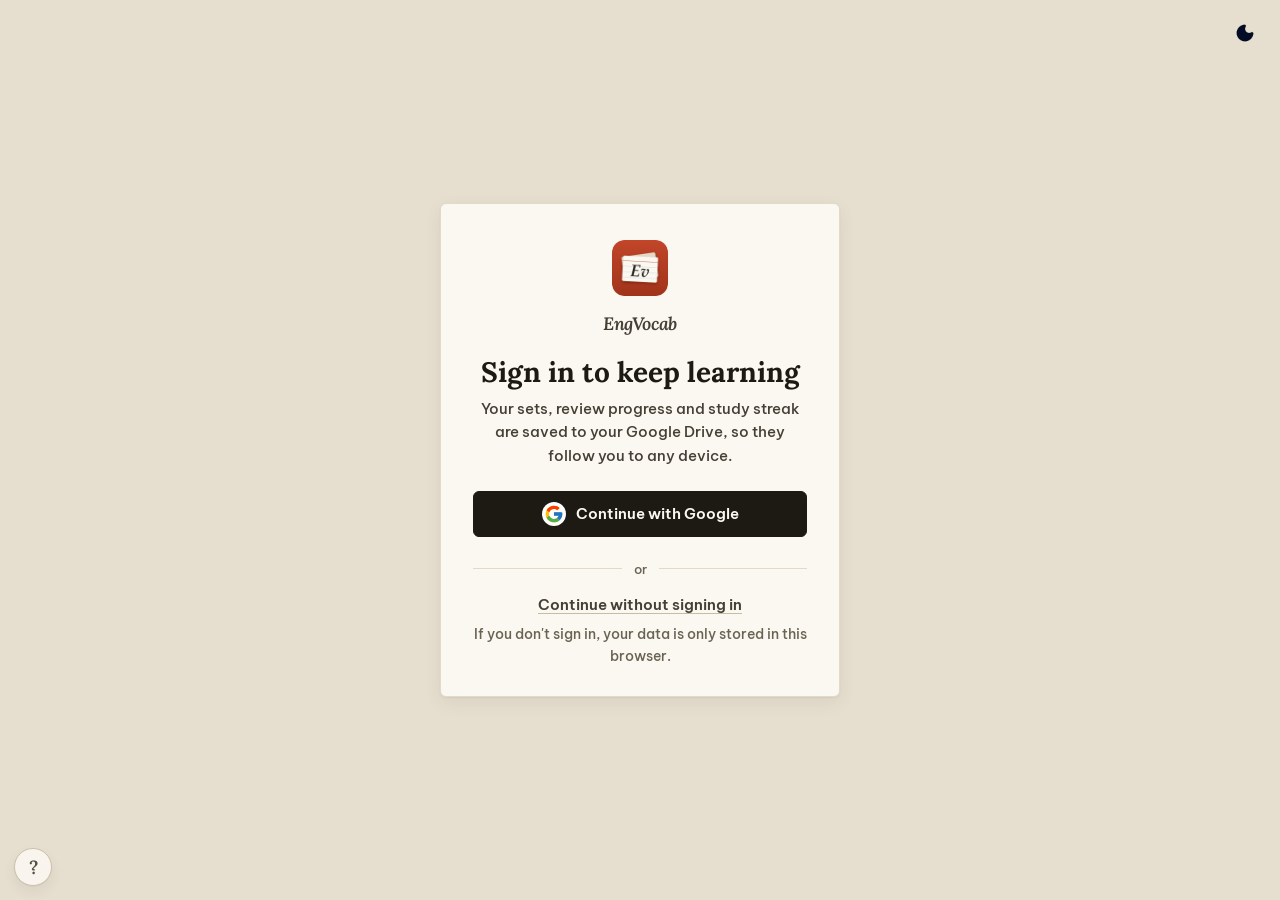
<file: index.html>
<!DOCTYPE html>
<html lang="en">

<head>
    <meta charset="UTF-8">
    <meta name="viewport" content="width=device-width, initial-scale=1.0">
    <link rel="icon" type="image/png" href="./img/icon/icon-512.png">
    <title>EngVocab</title>

    <link rel="stylesheet" href="fonts.css">
    <link rel="stylesheet" href="style.css">
    <link rel="manifest" href="./manifest.json">
</head>

<body>

    <div id="app"></div>

    <!-- Core: data, file storage, progress/streak, TTS, shared helpers -->
    <script src="js/state.js"></script>
    <script src="js/theme.js"></script>
    <script src="js/drivesync.js"></script>
    <script src="https://accounts.google.com/gsi/client" async defer></script>
    <script src="js/progress.js"></script>
    <script src="js/helpers.js"></script>

    <!-- Shared render dispatcher + top nav, then this page's views -->
    <script src="js/layout.js"></script>
    <script src="js/views/home.js"></script>

    <script src="js/help.js"></script>

    <!-- App bootstrap (must load last) -->
    <script>window.DEFAULT_VIEW = 'home';</script>
    <script src="js/main.js"></script>
</body>

</html>
</file>
<file: fonts.css>
/* Self-hosted fonts (SIL OFL) from @fontsource: Be Vietnam Pro, Lora, Patrick Hand.
   Only latin / latin-ext / vietnamese subsets are bundled. */
@font-face{font-family:'Be Vietnam Pro';font-style:normal;font-weight:400;font-display:swap;src:url(./fonts/be-vietnam-pro-latin-ext-400-normal.woff2) format('woff2');unicode-range:U+0100-02BA,U+02BD-02C5,U+02C7-02CC,U+02CE-02D7,U+02DD-02FF,U+0304,U+0308,U+0329,U+1D00-1DBF,U+1E00-1E9F,U+1EF2-1EFF,U+2020,U+20A0-20AB,U+20AD-20C0,U+2113,U+2C60-2C7F,U+A720-A7FF;}
@font-face{font-family:'Be Vietnam Pro';font-style:normal;font-weight:400;font-display:swap;src:url(./fonts/be-vietnam-pro-vietnamese-400-normal.woff2) format('woff2');unicode-range:U+0102-0103,U+0110-0111,U+0128-0129,U+0168-0169,U+01A0-01A1,U+01AF-01B0,U+0300-0301,U+0303-0304,U+0308-0309,U+0323,U+0329,U+1EA0-1EF9,U+20AB;}
@font-face{font-family:'Be Vietnam Pro';font-style:normal;font-weight:400;font-display:swap;src:url(./fonts/be-vietnam-pro-latin-400-normal.woff2) format('woff2');unicode-range:U+0000-00FF,U+0131,U+0152-0153,U+02BB-02BC,U+02C6,U+02DA,U+02DC,U+0304,U+0308,U+0329,U+2000-206F,U+20AC,U+2122,U+2191,U+2193,U+2212,U+2215,U+FEFF,U+FFFD;}
@font-face{font-family:'Be Vietnam Pro';font-style:normal;font-weight:500;font-display:swap;src:url(./fonts/be-vietnam-pro-latin-ext-500-normal.woff2) format('woff2');unicode-range:U+0100-02BA,U+02BD-02C5,U+02C7-02CC,U+02CE-02D7,U+02DD-02FF,U+0304,U+0308,U+0329,U+1D00-1DBF,U+1E00-1E9F,U+1EF2-1EFF,U+2020,U+20A0-20AB,U+20AD-20C0,U+2113,U+2C60-2C7F,U+A720-A7FF;}
@font-face{font-family:'Be Vietnam Pro';font-style:normal;font-weight:500;font-display:swap;src:url(./fonts/be-vietnam-pro-vietnamese-500-normal.woff2) format('woff2');unicode-range:U+0102-0103,U+0110-0111,U+0128-0129,U+0168-0169,U+01A0-01A1,U+01AF-01B0,U+0300-0301,U+0303-0304,U+0308-0309,U+0323,U+0329,U+1EA0-1EF9,U+20AB;}
@font-face{font-family:'Be Vietnam Pro';font-style:normal;font-weight:500;font-display:swap;src:url(./fonts/be-vietnam-pro-latin-500-normal.woff2) format('woff2');unicode-range:U+0000-00FF,U+0131,U+0152-0153,U+02BB-02BC,U+02C6,U+02DA,U+02DC,U+0304,U+0308,U+0329,U+2000-206F,U+20AC,U+2122,U+2191,U+2193,U+2212,U+2215,U+FEFF,U+FFFD;}
@font-face{font-family:'Be Vietnam Pro';font-style:normal;font-weight:600;font-display:swap;src:url(./fonts/be-vietnam-pro-latin-ext-600-normal.woff2) format('woff2');unicode-range:U+0100-02BA,U+02BD-02C5,U+02C7-02CC,U+02CE-02D7,U+02DD-02FF,U+0304,U+0308,U+0329,U+1D00-1DBF,U+1E00-1E9F,U+1EF2-1EFF,U+2020,U+20A0-20AB,U+20AD-20C0,U+2113,U+2C60-2C7F,U+A720-A7FF;}
@font-face{font-family:'Be Vietnam Pro';font-style:normal;font-weight:600;font-display:swap;src:url(./fonts/be-vietnam-pro-vietnamese-600-normal.woff2) format('woff2');unicode-range:U+0102-0103,U+0110-0111,U+0128-0129,U+0168-0169,U+01A0-01A1,U+01AF-01B0,U+0300-0301,U+0303-0304,U+0308-0309,U+0323,U+0329,U+1EA0-1EF9,U+20AB;}
@font-face{font-family:'Be Vietnam Pro';font-style:normal;font-weight:600;font-display:swap;src:url(./fonts/be-vietnam-pro-latin-600-normal.woff2) format('woff2');unicode-range:U+0000-00FF,U+0131,U+0152-0153,U+02BB-02BC,U+02C6,U+02DA,U+02DC,U+0304,U+0308,U+0329,U+2000-206F,U+20AC,U+2122,U+2191,U+2193,U+2212,U+2215,U+FEFF,U+FFFD;}
@font-face{font-family:'Be Vietnam Pro';font-style:normal;font-weight:700;font-display:swap;src:url(./fonts/be-vietnam-pro-latin-ext-700-normal.woff2) format('woff2');unicode-range:U+0100-02BA,U+02BD-02C5,U+02C7-02CC,U+02CE-02D7,U+02DD-02FF,U+0304,U+0308,U+0329,U+1D00-1DBF,U+1E00-1E9F,U+1EF2-1EFF,U+2020,U+20A0-20AB,U+20AD-20C0,U+2113,U+2C60-2C7F,U+A720-A7FF;}
@font-face{font-family:'Be Vietnam Pro';font-style:normal;font-weight:700;font-display:swap;src:url(./fonts/be-vietnam-pro-vietnamese-700-normal.woff2) format('woff2');unicode-range:U+0102-0103,U+0110-0111,U+0128-0129,U+0168-0169,U+01A0-01A1,U+01AF-01B0,U+0300-0301,U+0303-0304,U+0308-0309,U+0323,U+0329,U+1EA0-1EF9,U+20AB;}
@font-face{font-family:'Be Vietnam Pro';font-style:normal;font-weight:700;font-display:swap;src:url(./fonts/be-vietnam-pro-latin-700-normal.woff2) format('woff2');unicode-range:U+0000-00FF,U+0131,U+0152-0153,U+02BB-02BC,U+02C6,U+02DA,U+02DC,U+0304,U+0308,U+0329,U+2000-206F,U+20AC,U+2122,U+2191,U+2193,U+2212,U+2215,U+FEFF,U+FFFD;}
@font-face{font-family:'Lora';font-style:normal;font-weight:500;font-display:swap;src:url(./fonts/lora-latin-ext-500-normal.woff2) format('woff2');unicode-range:U+0100-02BA,U+02BD-02C5,U+02C7-02CC,U+02CE-02D7,U+02DD-02FF,U+0304,U+0308,U+0329,U+1D00-1DBF,U+1E00-1E9F,U+1EF2-1EFF,U+2020,U+20A0-20AB,U+20AD-20C0,U+2113,U+2C60-2C7F,U+A720-A7FF;}
@font-face{font-family:'Lora';font-style:normal;font-weight:500;font-display:swap;src:url(./fonts/lora-vietnamese-500-normal.woff2) format('woff2');unicode-range:U+0102-0103,U+0110-0111,U+0128-0129,U+0168-0169,U+01A0-01A1,U+01AF-01B0,U+0300-0301,U+0303-0304,U+0308-0309,U+0323,U+0329,U+1EA0-1EF9,U+20AB;}
@font-face{font-family:'Lora';font-style:normal;font-weight:500;font-display:swap;src:url(./fonts/lora-latin-500-normal.woff2) format('woff2');unicode-range:U+0000-00FF,U+0131,U+0152-0153,U+02BB-02BC,U+02C6,U+02DA,U+02DC,U+0304,U+0308,U+0329,U+2000-206F,U+20AC,U+2122,U+2191,U+2193,U+2212,U+2215,U+FEFF,U+FFFD;}
@font-face{font-family:'Lora';font-style:normal;font-weight:600;font-display:swap;src:url(./fonts/lora-latin-ext-600-normal.woff2) format('woff2');unicode-range:U+0100-02BA,U+02BD-02C5,U+02C7-02CC,U+02CE-02D7,U+02DD-02FF,U+0304,U+0308,U+0329,U+1D00-1DBF,U+1E00-1E9F,U+1EF2-1EFF,U+2020,U+20A0-20AB,U+20AD-20C0,U+2113,U+2C60-2C7F,U+A720-A7FF;}
@font-face{font-family:'Lora';font-style:normal;font-weight:600;font-display:swap;src:url(./fonts/lora-vietnamese-600-normal.woff2) format('woff2');unicode-range:U+0102-0103,U+0110-0111,U+0128-0129,U+0168-0169,U+01A0-01A1,U+01AF-01B0,U+0300-0301,U+0303-0304,U+0308-0309,U+0323,U+0329,U+1EA0-1EF9,U+20AB;}
@font-face{font-family:'Lora';font-style:normal;font-weight:600;font-display:swap;src:url(./fonts/lora-latin-600-normal.woff2) format('woff2');unicode-range:U+0000-00FF,U+0131,U+0152-0153,U+02BB-02BC,U+02C6,U+02DA,U+02DC,U+0304,U+0308,U+0329,U+2000-206F,U+20AC,U+2122,U+2191,U+2193,U+2212,U+2215,U+FEFF,U+FFFD;}
@font-face{font-family:'Lora';font-style:normal;font-weight:700;font-display:swap;src:url(./fonts/lora-latin-ext-700-normal.woff2) format('woff2');unicode-range:U+0100-02BA,U+02BD-02C5,U+02C7-02CC,U+02CE-02D7,U+02DD-02FF,U+0304,U+0308,U+0329,U+1D00-1DBF,U+1E00-1E9F,U+1EF2-1EFF,U+2020,U+20A0-20AB,U+20AD-20C0,U+2113,U+2C60-2C7F,U+A720-A7FF;}
@font-face{font-family:'Lora';font-style:normal;font-weight:700;font-display:swap;src:url(./fonts/lora-vietnamese-700-normal.woff2) format('woff2');unicode-range:U+0102-0103,U+0110-0111,U+0128-0129,U+0168-0169,U+01A0-01A1,U+01AF-01B0,U+0300-0301,U+0303-0304,U+0308-0309,U+0323,U+0329,U+1EA0-1EF9,U+20AB;}
@font-face{font-family:'Lora';font-style:normal;font-weight:700;font-display:swap;src:url(./fonts/lora-latin-700-normal.woff2) format('woff2');unicode-range:U+0000-00FF,U+0131,U+0152-0153,U+02BB-02BC,U+02C6,U+02DA,U+02DC,U+0304,U+0308,U+0329,U+2000-206F,U+20AC,U+2122,U+2191,U+2193,U+2212,U+2215,U+FEFF,U+FFFD;}
@font-face{font-family:'Lora';font-style:italic;font-weight:500;font-display:swap;src:url(./fonts/lora-latin-ext-500-italic.woff2) format('woff2');unicode-range:U+0100-02BA,U+02BD-02C5,U+02C7-02CC,U+02CE-02D7,U+02DD-02FF,U+0304,U+0308,U+0329,U+1D00-1DBF,U+1E00-1E9F,U+1EF2-1EFF,U+2020,U+20A0-20AB,U+20AD-20C0,U+2113,U+2C60-2C7F,U+A720-A7FF;}
@font-face{font-family:'Lora';font-style:italic;font-weight:500;font-display:swap;src:url(./fonts/lora-vietnamese-500-italic.woff2) format('woff2');unicode-range:U+0102-0103,U+0110-0111,U+0128-0129,U+0168-0169,U+01A0-01A1,U+01AF-01B0,U+0300-0301,U+0303-0304,U+0308-0309,U+0323,U+0329,U+1EA0-1EF9,U+20AB;}
@font-face{font-family:'Lora';font-style:italic;font-weight:500;font-display:swap;src:url(./fonts/lora-latin-500-italic.woff2) format('woff2');unicode-range:U+0000-00FF,U+0131,U+0152-0153,U+02BB-02BC,U+02C6,U+02DA,U+02DC,U+0304,U+0308,U+0329,U+2000-206F,U+20AC,U+2122,U+2191,U+2193,U+2212,U+2215,U+FEFF,U+FFFD;}
@font-face{font-family:'Lora';font-style:italic;font-weight:600;font-display:swap;src:url(./fonts/lora-latin-ext-600-italic.woff2) format('woff2');unicode-range:U+0100-02BA,U+02BD-02C5,U+02C7-02CC,U+02CE-02D7,U+02DD-02FF,U+0304,U+0308,U+0329,U+1D00-1DBF,U+1E00-1E9F,U+1EF2-1EFF,U+2020,U+20A0-20AB,U+20AD-20C0,U+2113,U+2C60-2C7F,U+A720-A7FF;}
@font-face{font-family:'Lora';font-style:italic;font-weight:600;font-display:swap;src:url(./fonts/lora-vietnamese-600-italic.woff2) format('woff2');unicode-range:U+0102-0103,U+0110-0111,U+0128-0129,U+0168-0169,U+01A0-01A1,U+01AF-01B0,U+0300-0301,U+0303-0304,U+0308-0309,U+0323,U+0329,U+1EA0-1EF9,U+20AB;}
@font-face{font-family:'Lora';font-style:italic;font-weight:600;font-display:swap;src:url(./fonts/lora-latin-600-italic.woff2) format('woff2');unicode-range:U+0000-00FF,U+0131,U+0152-0153,U+02BB-02BC,U+02C6,U+02DA,U+02DC,U+0304,U+0308,U+0329,U+2000-206F,U+20AC,U+2122,U+2191,U+2193,U+2212,U+2215,U+FEFF,U+FFFD;}
@font-face{font-family:'Patrick Hand';font-style:normal;font-weight:400;font-display:swap;src:url(./fonts/patrick-hand-latin-ext-400-normal.woff2) format('woff2');unicode-range:U+0100-02BA,U+02BD-02C5,U+02C7-02CC,U+02CE-02D7,U+02DD-02FF,U+0304,U+0308,U+0329,U+1D00-1DBF,U+1E00-1E9F,U+1EF2-1EFF,U+2020,U+20A0-20AB,U+20AD-20C0,U+2113,U+2C60-2C7F,U+A720-A7FF;}
@font-face{font-family:'Patrick Hand';font-style:normal;font-weight:400;font-display:swap;src:url(./fonts/patrick-hand-vietnamese-400-normal.woff2) format('woff2');unicode-range:U+0102-0103,U+0110-0111,U+0128-0129,U+0168-0169,U+01A0-01A1,U+01AF-01B0,U+0300-0301,U+0303-0304,U+0308-0309,U+0323,U+0329,U+1EA0-1EF9,U+20AB;}
@font-face{font-family:'Patrick Hand';font-style:normal;font-weight:400;font-display:swap;src:url(./fonts/patrick-hand-latin-400-normal.woff2) format('woff2');unicode-range:U+0000-00FF,U+0131,U+0152-0153,U+02BB-02BC,U+02C6,U+02DA,U+02DC,U+0304,U+0308,U+0329,U+2000-206F,U+20AC,U+2122,U+2191,U+2193,U+2212,U+2215,U+FEFF,U+FFFD;}
</file>
<file: style.css>
/* =========================================================
   EngVocab — "paper notebook" theme
   Warm paper, ink text, one pen-red accent, hairline rules
   instead of boxed cards. Vocabulary is set in a serif, UI
   chrome in the system sans. Flashcards look like ruled
   index cards.

   Light ("paper") is the base; :root[data-theme="dark"]
   swaps the same tokens for a night-desk palette.
   Icons in img/icon are white PNGs: tinted via filter below.
========================================================= */
:root {
  --bg: #e6dfd0;
  --desk: #e6dfd0;
  --margin-line: rgba(200, 70, 50, 0.55);
  --ln: 38px;
  --paper: #fbf8f1;
  --paper-2: #efe8da;
  --ink: #1d1913;
  --ink-2: #453f35;
  --ink-3: #6a6354;
  --rule: #e2d9c8;
  --rule-strong: #c9bca5;
  --accent: #b23a1e;
  --accent-ink: #fbf8f1;
  --accent-soft: rgba(178, 58, 30, 0.09);
  --good: #3c7448;
  --good-soft: rgba(60, 116, 72, 0.11);
  --bad: #b3261e;
  --bad-soft: rgba(179, 38, 30, 0.09);
  --mark: #f2df8c;
  --card-margin: rgba(178, 58, 30, 0.35);
  --shadow: 0 1px 2px rgba(60, 45, 20, 0.06), 0 6px 18px rgba(60, 45, 20, 0.07);

  --serif: 'Lora', 'Iowan Old Style', 'Palatino Linotype', Palatino, Georgia, serif;
  --sans: 'Be Vietnam Pro', system-ui, -apple-system, 'Segoe UI', Roboto, 'Helvetica Neue', Arial, sans-serif;
  --hand: 'Patrick Hand', 'Segoe Print', 'Bradley Hand', cursive;
  --radius: 6px;
  --page: 760px;

  --scrollbar-thumb: rgba(60, 45, 20, 0.22);
  --scrollbar-thumb-hover: rgba(60, 45, 20, 0.42);
  --scrollbar-track: transparent;

  color-scheme: light;
}

:root[data-theme="dark"] {
  /* night-desk: deep ink-slate sheet on a near-black desk,
     amber lamp-light accent, soft red margin rule */
  --bg: #0d0f13;
  --desk: #0d0f13;
  --margin-line: rgba(240, 124, 112, 0.42);
  --paper: #191c23;
  --paper-2: #222631;
  --ink: #edeff3;
  --ink-2: #cfd3dc;
  --ink-3: #9ba2b0;
  --rule: #2a2f3a;
  --rule-strong: #3c4352;
  --accent: #f2a65a;
  --accent-ink: #1a1408;
  --accent-soft: rgba(242, 166, 90, 0.13);
  --good: #7fcf95;
  --good-soft: rgba(127, 207, 149, 0.14);
  --bad: #ff8f85;
  --bad-soft: rgba(255, 143, 133, 0.13);
  --mark: rgba(242, 166, 90, 0.28);
  --card-margin: rgba(240, 124, 112, 0.28);
  --shadow: 0 1px 2px rgba(0, 0, 0, 0.4), 0 8px 24px rgba(0, 0, 0, 0.35);

  --scrollbar-thumb: rgba(255, 255, 255, 0.2);
  --scrollbar-thumb-hover: rgba(255, 255, 255, 0.38);
  --scrollbar-track: transparent;

  color-scheme: dark;
}

/* ---------- Base ---------- */
* {
  box-sizing: border-box;
  scrollbar-width: thin;
  scrollbar-color: var(--scrollbar-thumb) var(--scrollbar-track);
}

/* Custom Scrollbar (Light & Dark) */
::-webkit-scrollbar {
  width: 8px;
  height: 8px;
}
::-webkit-scrollbar-track {
  background: var(--scrollbar-track);
}
::-webkit-scrollbar-thumb {
  background-color: var(--scrollbar-thumb);
  border-radius: 999px;
}
::-webkit-scrollbar-thumb:hover {
  background-color: var(--scrollbar-thumb-hover);
}
::-webkit-scrollbar-corner {
  background: transparent;
}
::-webkit-scrollbar-button {
  display: none;
  width: 0;
  height: 0;
}

html { -webkit-text-size-adjust: 100%; }

body {
  margin: 0;
  background: var(--bg);
  color: var(--ink);
  font-family: var(--sans);
  font-size: 16px;
  line-height: 1.5;
  -webkit-font-smoothing: antialiased;
}

button, input, select, textarea { font: inherit; color: inherit; }
button { cursor: pointer; }
a { color: var(--accent); cursor: pointer; text-decoration: none; }
a:hover { text-decoration: underline; }
h1, h2, h3 { font-family: var(--serif); font-weight: 600; letter-spacing: -0.01em; }
hr { border: 0; border-top: 1px solid var(--rule); }

.hidden { display: none !important; }

::selection { background: var(--mark); color: var(--ink); }

:focus-visible { outline: 2px solid var(--accent); outline-offset: 2px; }

kbd {
  font-family: var(--sans);
  font-size: 12px;
  padding: 1px 6px;
  border: 1px solid var(--rule-strong);
  border-bottom-width: 2px;
  border-radius: 4px;
  background: var(--paper);
  color: var(--ink-2);
}

.theme-icon {
  width: 20px;
  height: 20px;
  object-fit: contain;
  vertical-align: middle;
  filter: invert(1) brightness(0.28) sepia(0.25);
}
:root[data-theme="dark"] .theme-icon { filter: brightness(0.95); }
.theme-icon.theme-icon-color { filter: none; }

/* ---------- Buttons ---------- */
.btn-primary,
.btn-ghost {
  display: inline-flex;
  align-items: center;
  justify-content: center;
  gap: 8px;
  min-height: 38px;
  padding: 7px 16px;
  border-radius: var(--radius);
  font-size: 15px;
  font-weight: 600;
  white-space: nowrap;
  transition: background .15s, border-color .15s, color .15s;
}

.btn-primary {
  background: var(--ink);
  color: var(--paper);
  border: 1px solid var(--ink);
}
.btn-primary:hover { background: var(--accent); border-color: var(--accent); color: var(--accent-ink); }
.btn-primary .theme-icon { filter: brightness(1.2); }
:root[data-theme="dark"] .btn-primary .theme-icon { filter: invert(1) brightness(0.2); }

.btn-ghost {
  background: transparent;
  color: var(--ink);
  border: 1px solid var(--rule-strong);
}
.btn-ghost:hover { border-color: var(--ink-2); background: var(--paper); }
.btn-primary:disabled, .btn-ghost:disabled { opacity: .5; cursor: default; }

.link-btn {
  background: none;
  border: 0;
  padding: 6px 2px;
  color: var(--ink-2);
  font-size: 15px;
  font-weight: 600;
  display: inline-flex;
  align-items: center;
  gap: 6px;
  text-decoration: underline;
  text-decoration-color: var(--rule-strong);
  text-underline-offset: 3px;
}
.link-btn:hover { color: var(--accent); text-decoration-color: currentColor; }
.link-btn:disabled { opacity: .4; cursor: default; text-decoration: none; }

.icon-btn {
  width: 38px;
  height: 38px;
  flex-shrink: 0;
  display: inline-flex;
  align-items: center;
  justify-content: center;
  background: transparent;
  border: 1px solid transparent;
  border-radius: var(--radius);
  padding: 0;
}
.icon-btn:hover { background: var(--paper-2); }
.icon-btn.small { width: 30px; height: 30px; }
.icon-btn.small .theme-icon { width: 17px; height: 17px; }
.icon-btn-row { display: flex; gap: 2px; align-items: center; }

/* ---------- Top nav ---------- */
.topnav {
  position: sticky;
  top: 0;
  z-index: 20;
  display: flex;
  align-items: center;
  gap: 10px;
  flex-wrap: wrap;
  max-width: calc(var(--page) + 48px);
  margin: 0 auto;
  padding: 14px 24px;
  background: var(--bg);
  border-bottom: 1px solid var(--rule);
}
.topnav .brand {
  font-family: var(--serif);
  font-size: 22px;
  font-weight: 700;
  font-style: italic;
  letter-spacing: -0.02em;
  cursor: pointer;
  user-select: none;
}
.topnav .spacer { flex: 1; }
.topnav .btn-ghost { min-height: 34px; padding: 5px 12px; font-size: 14px; border-color: transparent; }
.topnav .btn-ghost:hover { border-color: var(--rule-strong); }
.topnav .btn-primary { min-height: 34px; padding: 5px 12px; font-size: 14px; }
/* Google Drive sync: chip in the nav + dropdown panel */
.drive-box { display: flex; align-items: center; }
.drive-wrap { position: relative; }
.drive-dot { width: 8px; height: 8px; border-radius: 50%; background: var(--ink-3); flex: none; display: inline-block; }
.drive-signin { display: inline-flex; align-items: center; gap: 8px; }
.is-ok > .drive-dot, .is-ok.drive-panel-status .drive-dot { background: var(--good); }
.is-warn > .drive-dot, .is-warn.drive-panel-status .drive-dot { background: var(--bad); }
.is-sync > .drive-dot, .is-sync.drive-panel-status .drive-dot { background: var(--accent); animation: drive-pulse 1s ease-in-out infinite; }
@keyframes drive-pulse { 50% { opacity: .25; } }
.drive-chip {
  display: inline-flex; align-items: center; gap: 8px;
  min-height: 34px; padding: 4px 12px;
  background: transparent; color: var(--ink-2);
  border: 1px solid var(--rule); border-radius: 999px;
  font: inherit; font-size: 13px; cursor: pointer; white-space: nowrap;
}
.drive-chip:hover { border-color: var(--rule-strong); background: var(--paper); }
.drive-panel {
  position: absolute; right: 0; top: calc(100% + 8px); z-index: 30;
  width: 290px; padding: 16px;
  background: var(--paper); border: 1px solid var(--rule-strong);
  border-radius: var(--radius); box-shadow: var(--shadow);
  display: flex; flex-direction: column; gap: 12px;
}
.drive-panel-title { font-family: var(--serif); font-size: 17px; font-weight: 700; }
.drive-panel-email { font-size: 13px; color: var(--ink-3); overflow: hidden; text-overflow: ellipsis; white-space: nowrap; }
.drive-panel-status { display: flex; align-items: center; gap: 8px; font-size: 14px; padding: 8px 10px; background: var(--bg); border-radius: var(--radius); }
.drive-panel-note { margin: 0; font-size: 13px; color: var(--ink-2); line-height: 1.45; }
.drive-switch-row { display: flex; align-items: center; justify-content: space-between; font-size: 14px; cursor: pointer; user-select: none; }
.drive-switch { position: relative; width: 38px; height: 22px; flex: none; }
.drive-switch input { position: absolute; inset: 0; opacity: 0; margin: 0; cursor: pointer; z-index: 1; }
.drive-switch i { position: absolute; inset: 0; background: var(--rule-strong); border-radius: 999px; transition: background .15s; }
.drive-switch i::after { content: ''; position: absolute; top: 3px; left: 3px; width: 16px; height: 16px; border-radius: 50%; background: var(--paper); transition: transform .15s; }
.drive-switch input:checked + i { background: var(--accent); }
.drive-switch input:checked + i::after { transform: translateX(16px); }
.drive-switch input:focus-visible + i { outline: 2px solid var(--accent); outline-offset: 2px; }
.drive-panel-actions { display: flex; gap: 8px; }
.drive-panel-actions .btn-primary, .drive-panel-actions .btn-ghost { flex: 1; justify-content: center; border-color: var(--rule); }

/* ---------- Login screen ---------- */
.login-page {
  position: relative;
  min-height: 100vh; min-height: 100dvh;
  display: flex; align-items: center; justify-content: center;
  padding: 32px 16px;
}
.login-theme { position: absolute; top: 14px; right: 16px; }
.login-card {
  width: 100%; max-width: 400px;
  padding: 36px 32px 28px;
  background: var(--paper); border: 1px solid var(--rule);
  border-radius: var(--radius); box-shadow: var(--shadow);
  text-align: center;
}
.login-logo { width: 56px; height: 56px; border-radius: 12px; }
.login-brand {
  margin-top: 6px;
  font-family: var(--serif); font-size: 18px; font-weight: 700; font-style: italic;
  letter-spacing: -0.02em; color: var(--ink-2);
}
.login-title { margin: 18px 0 8px; font-size: 28px; line-height: 1.2; }
.login-lead { margin: 0 0 24px; font-size: 15px; line-height: 1.55; color: var(--ink-2); }
.login-google {
  width: 100%; min-height: 46px;
  display: inline-flex; align-items: center; justify-content: center; gap: 10px;
  background: var(--ink); color: var(--paper);
  border: 1px solid var(--ink); border-radius: var(--radius);
  font-size: 15px; font-weight: 600;
  transition: background .15s, border-color .15s, color .15s;
}
.login-google:hover:not(:disabled) { background: var(--accent); border-color: var(--accent); color: var(--accent-ink); }
.login-google:disabled { opacity: .75; cursor: default; }
.login-g { width: 20px; height: 20px; flex: none; padding: 2px; background: #fff; border-radius: 50%; box-sizing: content-box; }
.login-spinner {
  width: 16px; height: 16px; flex: none;
  border: 2px solid currentColor; border-right-color: transparent; border-radius: 50%;
  animation: login-spin .8s linear infinite;
}
@keyframes login-spin { to { transform: rotate(360deg); } }
.login-error {
  margin: 14px 0 0; padding: 10px 12px;
  background: var(--bad-soft); color: var(--bad);
  border-radius: var(--radius); font-size: 14px; line-height: 1.45; text-align: left;
}
.login-or {
  display: flex; align-items: center; gap: 12px;
  margin: 22px 0 8px; font-size: 13px; color: var(--ink-3);
}
.login-or::before, .login-or::after { content: ''; flex: 1; border-top: 1px solid var(--rule); }
.login-note { margin: 2px 0 0; font-size: 13px; color: var(--ink-3); }

/* ---------- Page ---------- */
.page {
  max-width: calc(var(--page) + 48px);
  margin: 0 auto;
  padding: 36px 24px 80px;
}

.crumb { font-size: 14px; color: var(--ink-3); margin-bottom: 6px; }
.crumb a { color: var(--ink-2); }
.crumb a:hover { color: var(--accent); text-decoration: none; }

.set-header {
  display: flex;
  align-items: center;
  justify-content: space-between;
  gap: 10px 14px;
  flex-wrap: wrap;
  margin-bottom: 14px;
}
.set-header h1.set-title {
  margin: 0;
  word-break: break-word;
}
.set-header-actions {
  margin-left: auto;
}

h1.set-title {
  font-size: 40px;
  line-height: 1.15;
  margin: 0 0 18px;
  word-break: break-word;
}

.empty-state {
  text-align: center;
  padding: 56px 20px;
  color: var(--ink-2);
  border: 1px dashed var(--rule-strong);
  border-radius: var(--radius);
}
.empty-state .big { font-family: var(--serif); font-size: 24px; color: var(--ink); margin-bottom: 6px; }

/* ---------- Home: Today ---------- */
.today {
  padding-bottom: 28px;
  margin-bottom: 28px;
  border-bottom: 1px solid var(--rule);
}
.today-head { display: flex; align-items: baseline; justify-content: space-between; gap: 16px; flex-wrap: wrap; }
.today-title { font-size: 44px; margin: 0; line-height: 1.1; }
.today-streak { color: var(--ink-3); font-size: 14px; }
.today-lead { font-family: var(--serif); font-size: 20px; color: var(--ink-2); margin: 10px 0 14px; }
.today-lead strong { color: var(--accent); font-weight: 700; }
.today-list { list-style: none; margin: 0; padding: 0; border-top: 1px solid var(--rule); }
.today-list li { border-bottom: 1px solid var(--rule); }
.today-row {
  width: 100%;
  display: flex;
  align-items: baseline;
  gap: 12px;
  padding: 12px 4px;
  background: none;
  border: 0;
  text-align: left;
}
.today-set { flex: 1; font-family: var(--serif); font-size: 19px; min-width: 0; overflow: hidden; text-overflow: ellipsis; white-space: nowrap; }
.today-count { font-weight: 700; color: var(--accent); font-variant-numeric: tabular-nums; }
.today-go { color: var(--ink-3); font-size: 14px; font-weight: 600; }
.today-row:hover .today-go, .today-row:hover .today-set { color: var(--accent); }

/* ---------- Home: sets ---------- */
.section-head { display: flex; align-items: center; justify-content: space-between; gap: 12px; margin-bottom: 12px; }
.section-title { font-size: 26px; margin: 0; }

.home-toolbar { display: flex; gap: 10px; margin-bottom: 14px; }
.search-box { position: relative; flex: 1; }
.search-box .search-icon { position: absolute; left: 11px; top: 50%; transform: translateY(-50%); width: 16px; height: 16px; opacity: .7; }
.search-box input,
.sort-select {
  width: 100%;
  height: 40px;
  border: 1px solid var(--rule-strong);
  border-radius: var(--radius);
  background: var(--paper);
  font-size: 15px;
  outline: none;
}
.search-box input { padding: 0 12px 0 34px; }
.search-box input:focus, .sort-select:focus { border-color: var(--ink-2); }
.sort-select { width: auto; padding: 0 10px; }

.set-group { margin-bottom: 22px; }
.set-group-label {
  font-size: 12px;
  font-weight: 700;
  letter-spacing: .08em;
  text-transform: uppercase;
  color: var(--ink-3);
  margin: 18px 0 2px;
}
.set-grid { border-top: 1px solid var(--rule); }

.set-card {
  display: flex;
  align-items: center;
  gap: 12px;
  padding: 14px 4px;
  border-bottom: 1px solid var(--rule);
  cursor: pointer;
}
.set-card-main { flex: 1; min-width: 0; }
.set-card .name { font-family: var(--serif); font-size: 21px; line-height: 1.25; }
.set-card:hover .name { color: var(--accent); }
.set-card .meta { font-size: 14px; color: var(--ink-3); margin-top: 2px; }
.due-tag { color: var(--accent); font-weight: 600; }
.mini-progress { height: 3px; max-width: 220px; margin-top: 8px; background: var(--rule); border-radius: 2px; overflow: hidden; }
.mini-progress-fill { height: 100%; background: var(--good); }
.set-card .del {
  opacity: 0;
  width: 32px;
  height: 32px;
  display: inline-flex;
  align-items: center;
  justify-content: center;
  border: 0;
  border-radius: var(--radius);
  background: none;
}
.set-card .del .theme-icon { width: 15px; height: 15px; }
.set-card:hover .del { opacity: .55; }
.set-card .del:hover { opacity: 1; background: var(--bad-soft); }
@media (hover: none) { .set-card .del { display: none; } }

/* ---------- Detail ---------- */
.dropdown-menu {
  position: absolute;
  right: 0;
  top: 44px;
  z-index: 30;
  min-width: 190px;
  padding: 6px;
  background: var(--paper);
  border: 1px solid var(--rule-strong);
  border-radius: var(--radius);
  box-shadow: var(--shadow);
}
.dropdown-menu button {
  width: 100%;
  display: flex;
  align-items: center;
  gap: 10px;
  padding: 8px 10px;
  background: none;
  border: 0;
  border-radius: 4px;
  text-align: left;
  font-size: 15px;
}
.dropdown-menu button:hover { background: var(--paper-2); }
.dropdown-menu button.danger { color: var(--bad); }
.dropdown-menu .theme-icon { width: 16px; height: 16px; }

.mastery-bar-wrap { margin-bottom: 22px; }
.mastery-bar-head { display: flex; justify-content: space-between; font-size: 14px; color: var(--ink-3); margin-bottom: 6px; }
.progress-track { flex: 1; height: 4px; background: var(--rule); border-radius: 2px; overflow: hidden; }
.progress-fill { height: 100%; background: var(--accent); transition: width .3s; }

/* index card (detail preview + flashcards): plain card stock with a single
   red rule under the header, like a real index card. No ruled lines, since
   centred text of mixed sizes can never sit on them. */
.preview-card,
.flip-card {
  position: relative;
  background: var(--paper);
  border: 1px solid var(--rule);
  border-radius: 3px;
  box-shadow: var(--shadow);
}
.preview-card { margin-bottom: 18px; }

.preview-hint,
.flip-card .fc-head {
  display: flex;
  justify-content: space-between;
  align-items: center;
  padding: 8px 14px 6px 20px;
  min-height: 44px;
  color: var(--ink-3);
  font-size: 14px;
  border-bottom: 1px solid var(--card-margin);
}
.preview-hint span, .fc-head span[title] { cursor: pointer; opacity: .75; }
.preview-hint span:hover, .fc-head span[title]:hover { opacity: 1; }
.preview-hint { justify-content: flex-end; }

.preview-face,
.flip-card .fc-face {
  display: flex;
  flex-direction: column;
  align-items: center;
  justify-content: center;
  gap: 10px;
  text-align: center;
  font-family: var(--serif);
  font-size: 34px;
  line-height: 1.25;
  padding: 28px 32px;
  cursor: pointer;
  word-break: break-word;
}
.preview-face { min-height: 210px; }
.preview-face.def, .flip-card .fc-face.def { color: var(--accent); font-size: 30px; }

.preview-footer,
.flip-card .fc-foot {
  display: flex;
  align-items: center;
  justify-content: center;
  gap: 6px;
  flex-wrap: wrap;
  padding: 10px 16px;
  font-size: 13px;
  color: var(--ink-3);
  border-top: 1px solid var(--rule);
}
.preview-footer, .preview-nav, .flip-card .fc-foot { background: var(--paper); position: relative; }
.preview-nav { border-radius: 0 0 3px 3px; }
.preview-footer .theme-icon, .fc-foot .theme-icon { width: 16px; height: 16px; opacity: .7; }

.preview-nav { display: flex; align-items: center; justify-content: center; gap: 14px; padding: 8px 0 12px; }
.preview-count { font-size: 14px; color: var(--ink-3); font-variant-numeric: tabular-nums; min-width: 56px; text-align: center; }
.fc-nav {
  width: 36px;
  height: 36px;
  display: inline-flex;
  align-items: center;
  justify-content: center;
  background: none;
  border: 1px solid var(--rule-strong);
  border-radius: 50%;
}
.fc-nav:hover { background: var(--paper-2); }
.fc-nav .theme-icon { width: 16px; height: 16px; }

.face-meta, .t-meta {
  display: flex;
  flex-wrap: wrap;
  align-items: center;
  justify-content: center;
  gap: 8px;
  font-family: var(--sans);
  font-size: 15px;
  color: var(--ink-3);
}
.t-meta { justify-content: flex-start; margin-top: 2px; font-size: 14px; }
.pos-tag { font-family: var(--serif); font-style: italic; color: var(--accent); }
.phonetic { font-family: 'Segoe UI', 'Lucida Sans Unicode', 'Arial Unicode MS', var(--sans); }
.face-example, .d-example, .feedback-example {
  font-family: var(--serif);
  font-style: italic;
  font-size: 17px;
  color: var(--ink-2);
}
.face-example { max-width: 34em; }
.d-example { font-size: 15px; margin-top: 3px; }

.review-due-btn {
  width: 100%;
  display: flex;
  align-items: center;
  justify-content: space-between;
  gap: 12px;
  margin-bottom: 18px;
  padding: 14px 18px;
  background: var(--accent-soft);
  border: 1px solid var(--accent);
  border-radius: var(--radius);
  color: var(--ink);
  font-family: var(--serif);
  font-size: 19px;
  text-align: left;
}
.review-due-go { font-family: var(--sans); font-size: 15px; font-weight: 700; color: var(--accent); }
.review-due-btn:hover { background: var(--accent); color: var(--accent-ink); }
.review-due-btn:hover .review-due-go { color: var(--accent-ink); }

.mode-tabs {
  display: grid;
  grid-template-columns: repeat(3, 1fr);
  border: 1px solid var(--rule-strong);
  border-radius: var(--radius);
  overflow: hidden;
  margin-bottom: 8px;
}
.mode-tab {
  padding: 13px 10px;
  text-align: center;
  font-weight: 600;
  cursor: pointer;
  background: var(--paper);
}
.mode-tab + .mode-tab { border-left: 1px solid var(--rule-strong); }
.mode-tab:hover { background: var(--ink); color: var(--paper); }

.term-section { margin-top: 26px; }
.term-list-header {
  display: flex;
  align-items: center;
  justify-content: space-between;
  gap: 12px;
  padding: 10px 0;
  border-bottom: 1px solid var(--rule-strong);
}
.term-list-header h3 { margin: 0; font-size: 22px; }
.term-list-header .btn-ghost { min-height: 32px; padding: 4px 12px; font-size: 14px; }
.sticky-bar { position: sticky; top: 63px; z-index: 10; background: var(--bg); }

.term-row {
  display: flex;
  flex-direction: row-reverse;
  align-items: flex-start;
  gap: 12px;
  padding: 14px 0;
  border-bottom: 1px solid var(--rule);
}
.term-row-content { flex: 1; min-width: 0; display: flex; gap: 20px; align-items: flex-start; }
.term-row-content .sep { width: 1px; align-self: stretch; background: var(--rule); flex-shrink: 0; }
.term-row .t { flex: 0 0 38%; min-width: 0; font-family: var(--serif); font-size: 20px; line-height: 1.3; word-break: break-word; }
.term-row .d { flex: 1; min-width: 0; color: var(--ink-2); font-size: 17px; position: relative; word-break: break-word; }
.term-row .d.hidden-def { color: transparent; user-select: none; }
.term-row .d.hidden-def::before {
  content: '';
  position: absolute;
  inset: 2px 0;
  background: repeating-linear-gradient(-45deg, var(--rule), var(--rule) 4px, transparent 4px, transparent 8px);
  border-radius: 3px;
}
.term-row .d.hidden-def .d-example { visibility: hidden; }
.term-row-icons { display: flex; gap: 0; opacity: .55; transition: opacity .15s; }
.term-row:hover .term-row-icons { opacity: 1; }
.term-row-icons .round-btn.small,
.round-btn.small { width: 30px; height: 30px; }
.term-row-icons .theme-icon { width: 16px; height: 16px; }
.mastered-tag {
  font-family: var(--sans);
  font-size: 12px;
  font-weight: 700;
  color: var(--good);
  margin-left: 6px;
  white-space: nowrap;
}

.term-row.editing { flex-direction: row-reverse; }
.term-row.editing .term-row-content { flex-direction: column; gap: 8px; }
.term-edit-input {
  width: 100%;
  padding: 8px 10px;
  background: var(--paper);
  border: 1px solid var(--rule-strong);
  border-radius: var(--radius);
  font-size: 16px;
  outline: none;
}
.term-edit-input:focus { border-color: var(--ink-2); }

/* ---------- Editor ---------- */
input.title-input {
  width: 100%;
  margin: 4px 0 14px;
  padding: 6px 0;
  background: transparent;
  border: 0;
  border-bottom: 1px solid var(--rule-strong);
  font-family: var(--serif);
  font-size: 34px;
  font-weight: 600;
  outline: none;
}
input.title-input:focus { border-bottom-color: var(--ink); }

.toggle-link {
  display: inline-flex;
  align-items: center;
  gap: 8px;
  padding: 4px 0;
  background: none;
  border: 0;
  color: var(--accent);
  font-weight: 600;
}
.toggle-link .theme-icon { width: 17px; height: 17px; }

textarea.import-box {
  width: 100%;
  min-height: 160px;
  padding: 12px 14px;
  background: var(--paper);
  border: 1px solid var(--rule-strong);
  border-radius: var(--radius);
  font-size: 15px;
  line-height: 1.6;
  resize: vertical;
  outline: none;
}
textarea.import-box:focus { border-color: var(--ink-2); }
.import-option { display: flex; align-items: center; gap: 8px; margin-top: 10px; font-size: 14px; color: var(--ink-2); cursor: pointer; }
.import-option input { accent-color: var(--accent); }
.import-actions, .modal-btn-row { display: flex; flex-wrap: wrap; gap: 8px; margin-top: 10px; }
.import-status { margin-top: 8px; font-size: 14px; color: var(--ink-2); }
.import-status.floating {
  position: fixed;
  left: 50%;
  bottom: 20px;
  transform: translateX(-50%);
  z-index: 60;
  max-width: calc(100% - 32px);
  padding: 10px 16px;
  background: var(--ink);
  color: var(--paper);
  border-radius: var(--radius);
  box-shadow: var(--shadow);
}

.editor-row {
  display: flex;
  align-items: flex-start;
  gap: 14px;
  padding: 16px 0;
  border-bottom: 1px solid var(--rule);
}
#rowsContainer { border-top: 1px solid var(--rule-strong); }
.editor-row .num {
  width: 24px;
  flex-shrink: 0;
  margin-top: 26px;
  font-family: var(--serif);
  font-style: italic;
  color: var(--ink-3);
  text-align: right;
}
.editor-fields { flex: 1; min-width: 0; display: flex; flex-direction: column; gap: 6px; }
.editor-main, .editor-extra { display: flex; gap: 14px; }
.editor-extra { display: none; }
.editor-row.show-extra .editor-extra { display: flex; }
.editor-row.show-extra .extra-toggle { display: none; }
.editor-col { flex: 1; min-width: 0; display: flex; flex-direction: column; }
.editor-col.extra-small { flex: 0 0 140px; }
.field-label {
  display: block;
  margin-bottom: 3px;
  font-size: 11px;
  font-weight: 700;
  letter-spacing: .07em;
  text-transform: uppercase;
  color: var(--ink-3);
}
.editor-row input {
  width: 100%;
  padding: 7px 2px;
  background: transparent;
  border: 0;
  border-bottom: 1px solid var(--rule-strong);
  font-size: 17px;
  outline: none;
}
.editor-row input.term-input { font-family: var(--serif); font-size: 19px; }
.editor-row input:focus { border-bottom-color: var(--accent); }
.editor-extra input { font-size: 15px; }
.extra-toggle {
  align-self: flex-start;
  padding: 0;
  background: none;
  border: 0;
  color: var(--ink-3);
  font-size: 13px;
}
.extra-toggle:hover { color: var(--accent); }
.editor-row .rm {
  width: 30px;
  height: 30px;
  flex-shrink: 0;
  margin-top: 20px;
  display: inline-flex;
  align-items: center;
  justify-content: center;
  background: none;
  border: 0;
  border-radius: var(--radius);
  opacity: .5;
}
.editor-row .rm .theme-icon { width: 15px; height: 15px; }
.editor-row .rm:hover { opacity: 1; background: var(--bad-soft); }

.def-suggestion { min-height: 22px; margin-top: 4px; }
.sugg-chip {
  display: inline-block;
  padding: 1px 8px;
  font-size: 14px;
  background: var(--mark);
  color: var(--ink);
  border-radius: 3px;
  cursor: pointer;
}
.sugg-chip em::after { content: ' ↵ use'; font-style: normal; font-size: 12px; color: var(--ink-2); }
.sugg-loading, .sugg-error { font-size: 13px; color: var(--ink-3); }
.sugg-error { color: var(--bad); }

.add-row-btn {
  width: 100%;
  margin-top: 14px;
  padding: 14px;
  background: none;
  border: 1px dashed var(--rule-strong);
  border-radius: var(--radius);
  color: var(--ink-2);
  font-weight: 600;
}
.add-row-btn:hover { border-color: var(--accent); color: var(--accent); }
.editor-actions {
  position: sticky;
  bottom: 0;
  display: flex;
  justify-content: flex-end;
  gap: 10px;
  margin-top: 20px;
  padding: 14px 0;
  background: var(--bg);
  border-top: 1px solid var(--rule);
}

/* ---------- Study screens ---------- */
/* The study screens sit on a paper "sheet" (same look as .page); the header
   (title, theme, settings, close) lives INSIDE the sheet so nothing hangs
   outside it, and shrinks with the width instead of overflowing. */
.study-screen { height: 100vh; height: 100dvh; display: flex; flex-direction: column; padding: 12px 16px 16px; background: var(--desk); }
.study-sheet {
  position: relative;
  flex: 1;
  min-height: 0;
  width: 100%;
  max-width: 900px;
  margin: 0 auto;
  display: flex;
  flex-direction: column;
  overflow: hidden;
  background: var(--paper);
  border-radius: 3px 10px 10px 3px;
  box-shadow:
    inset 8px 0 14px -10px rgba(60, 45, 20, 0.28),
    0 1px 2px rgba(60, 45, 20, 0.12),
    0 14px 34px rgba(60, 45, 20, 0.16);
}
.study-top {
  display: grid;
  grid-template-columns: minmax(0, 1fr) auto minmax(0, 1fr);
  align-items: center;
  gap: 8px;
  padding: 8px 14px 8px 20px;
  border-bottom: 1px solid var(--rule);
}
.study-top .left { min-width: 0; overflow: hidden; text-overflow: ellipsis; white-space: nowrap; font-family: var(--hand); font-style: normal; font-weight: 400; font-size: clamp(22px, 5vw, 30px); line-height: 1.1; color: var(--accent); }
.study-top .center { min-width: 0; display: flex; flex-direction: column; align-items: center; line-height: 1.3; font-size: 14px; color: var(--ink-3); font-variant-numeric: tabular-nums; }
.study-top .center .setname { color: var(--ink); font-weight: 600; max-width: min(36vw, 280px); overflow: hidden; text-overflow: ellipsis; white-space: nowrap; }
.study-top .right { display: flex; justify-content: flex-end; align-items: center; gap: 2px; flex-wrap: nowrap; }
.study-body { flex: 1; min-height: 0; overflow-y: auto; }
.study-inner { max-width: 720px; margin: 0 auto; padding: 28px 24px 60px; }

/* flashcards */
.fc-stats { display: flex; justify-content: space-between; margin-bottom: 12px; }
.stat-pill { display: inline-flex; align-items: center; gap: 8px; font-size: 14px; font-weight: 600; }
.stat-pill .n {
  min-width: 26px;
  padding: 0 6px;
  text-align: center;
  border-radius: 3px;
  font-variant-numeric: tabular-nums;
}
.stat-orange { color: var(--accent); }
.stat-orange .n { background: var(--accent-soft); }
.stat-green { color: var(--good); }
.stat-green .n { background: var(--good-soft); }

.flip-card {
  min-height: 360px;
  display: flex;
  flex-direction: column;
  cursor: pointer;
  user-select: none;
  touch-action: pan-y;
}
.flip-card .fc-face { flex: 1; }
.flip-card.swipe-yes { box-shadow: 0 0 0 2px var(--good), var(--shadow); }
.flip-card.swipe-no { box-shadow: 0 0 0 2px var(--bad), var(--shadow); }

.fc-bottom-row { display: flex; justify-content: center; margin-top: 22px; }
.fc-controls { display: flex; gap: 18px; }
.fc-circle {
  width: 60px;
  height: 60px;
  display: inline-flex;
  align-items: center;
  justify-content: center;
  background: var(--paper);
  border: 1px solid var(--rule-strong);
  border-radius: 50%;
  transition: background .15s, border-color .15s;
}
.fc-circle.no:hover { border-color: var(--bad); background: var(--bad-soft); }
.fc-circle.yes:hover { border-color: var(--good); background: var(--good-soft); }

/* learn */
.feedback-banner {
  display: none;
  flex-wrap: wrap;
  align-items: center;
  gap: 4px 10px;
  margin-bottom: 14px;
  padding: 10px 14px;
  border-left: 3px solid;
  border-radius: 0 var(--radius) var(--radius) 0;
  font-weight: 600;
}
.feedback-banner.show { display: flex; }
.feedback-banner.ok { color: var(--good); background: var(--good-soft); }
.feedback-banner.bad { color: var(--bad); background: var(--bad-soft); }
.feedback-banner .theme-icon { width: 16px; height: 16px; }
.feedback-example { flex-basis: 100%; font-weight: 400; color: var(--ink-2); }

.learn-card {
  padding: 22px 24px 26px;
  background: var(--paper);
  border: 1px solid var(--rule);
  border-radius: var(--radius);
  box-shadow: var(--shadow);
}
.learn-label {
  display: flex;
  align-items: center;
  justify-content: space-between;
  font-size: 12px;
  font-weight: 700;
  letter-spacing: .07em;
  text-transform: uppercase;
  color: var(--ink-3);
}
.learn-term { font-family: var(--serif); font-size: 32px; line-height: 1.25; margin: 10px 0 26px; word-break: break-word; }
.learn-card .face-meta { justify-content: flex-start; }

.choices { display: grid; grid-template-columns: 1fr 1fr; gap: 10px; }
.choice {
  display: flex;
  align-items: flex-start;
  gap: 12px;
  padding: 13px 14px;
  background: var(--bg);
  border: 1px solid var(--rule-strong);
  border-radius: var(--radius);
  text-align: left;
  font-size: 16px;
  line-height: 1.4;
}
.choice:hover:not(:disabled) { border-color: var(--ink); }
.choice:disabled { cursor: default; }
.choice .idx { font-size: 13px; font-weight: 700; color: var(--ink-3); min-width: 14px; padding-top: 1px; }
.choice.correct { border-color: var(--good); background: var(--good-soft); color: var(--ink); }
.choice.wrong { border-color: var(--bad); background: var(--bad-soft); }
.choice.sel { border-color: var(--ink); box-shadow: inset 0 0 0 1px var(--ink); }

.written-input {
  width: 100%;
  padding: 10px 2px;
  background: transparent;
  border: 0;
  border-bottom: 2px solid var(--rule-strong);
  font-size: 20px;
  outline: none;
}
.written-input:focus { border-bottom-color: var(--accent); }

.learn-footer { display: flex; justify-content: space-between; align-items: center; margin-top: 18px; min-height: 40px; }
.learn-footer .theme-icon { width: 16px; height: 16px; }
.kbd-hint { margin-top: 18px; text-align: center; font-size: 13px; color: var(--ink-3); }
.kbd-hint .theme-icon { width: 16px; height: 16px; opacity: .7; }

/* ---------- Learn: answer feedback animation ---------- */
@keyframes lf-pop { 0% { transform: scale(.2); opacity: 0; } 60% { transform: scale(1.35); opacity: 1; } 100% { transform: scale(1); } }
@keyframes lf-shake { 0%, 100% { transform: translateX(0); } 20% { transform: translateX(-7px); } 40% { transform: translateX(6px); } 60% { transform: translateX(-4px); } 80% { transform: translateX(3px); } }
@keyframes lf-glow-ok { 0% { box-shadow: 0 0 0 0 var(--good-soft); } 40% { box-shadow: 0 0 0 8px var(--good-soft); } 100% { box-shadow: 0 0 0 0 transparent; } }
@keyframes lf-slide { from { transform: translateY(-8px); opacity: 0; } to { transform: none; opacity: 1; } }
.choice { position: relative; }
.choice .choice-text { flex: 1; }
.choice .mark { margin-left: auto; font-size: 18px; font-weight: 700; line-height: 1; animation: lf-pop .38s cubic-bezier(.3, 1.5, .5, 1) both; }
.choice .mark.ok { color: var(--good); }
.choice .mark.bad { color: var(--bad); }
.choice.correct { animation: lf-glow-ok .7s ease-out; }
.choice.wrong { animation: lf-shake .4s ease-in-out; }
.written-input.correct { border-color: var(--good); background: var(--good-soft); animation: lf-glow-ok .7s ease-out; }
.written-input.wrong { border-color: var(--bad); background: var(--bad-soft); animation: lf-shake .4s ease-in-out; }
.feedback-banner.show { animation: lf-slide .25s ease-out; }
.feedback-banner .tick { display: inline-block; font-weight: 700; animation: lf-pop .38s cubic-bezier(.3, 1.5, .5, 1) both; }
.feedback-banner.bad .theme-icon { animation: lf-pop .38s cubic-bezier(.3, 1.5, .5, 1) both; }
.learn-card.flash-bad { animation: lf-shake .4s ease-in-out; }
.progress-fill { transition: width .4s ease; }
@media (prefers-reduced-motion: reduce) {
  .choice, .choice .mark, .written-input, .feedback-banner, .feedback-banner .tick, .feedback-banner .theme-icon, .learn-card { animation: none !important; }
}

/* ---------- Data (.json) menu ---------- */

/* ---------- Modals ---------- */
.modal-overlay {
  position: fixed;
  inset: 0;
  z-index: 50;
  display: flex;
  align-items: center;
  justify-content: center;
  padding: 16px;
  background: rgba(30, 24, 15, 0.45);
}
.modal {
  position: relative;
  width: 100%;
  max-width: 500px;
  max-height: 88vh;
  overflow-y: auto;
  padding: 26px 26px 22px;
  background: var(--paper);
  border: 1px solid var(--rule-strong);
  border-radius: var(--radius);
  box-shadow: var(--shadow);
}
.modal h2 { margin: 0 0 16px; font-size: 28px; }
.modal-close {
  position: absolute;
  top: 14px;
  right: 14px;
  width: 34px;
  height: 34px;
  display: inline-flex;
  align-items: center;
  justify-content: center;
  background: none;
  border: 0;
  border-radius: var(--radius);
}
.modal-close:hover { background: var(--paper-2); }
.modal-close .theme-icon { width: 17px; height: 17px; }
.modal-subtitle { font-size: 18px; margin: 22px 0 2px; }
.modal-hint { margin: 0 0 6px; font-size: 14px; line-height: 1.55; color: var(--ink-2); }

.modal-row {
  display: flex;
  align-items: center;
  justify-content: space-between;
  gap: 12px;
  padding: 12px 0;
  border-bottom: 1px solid var(--rule);
}
.modal-row .theme-icon { width: 17px; height: 17px; margin-right: 4px; }
.modal-row-link { color: var(--accent); font-weight: 600; font-size: 14px; display: inline-flex; align-items: center; gap: 4px; }
.modal-sep { margin: 8px 0; border-top-color: var(--rule-strong); }
.modal-subpanel { padding-left: 14px; border-left: 2px solid var(--rule); }
.modal-actions { display: flex; justify-content: flex-end; margin-top: 20px; }
.modal-actions .btn-primary { min-width: 140px; }
.modal-footer-row { display: flex; justify-content: space-between; align-items: center; margin-top: 16px; gap: 10px; }

.switch {
  position: relative;
  flex-shrink: 0;
  width: 40px;
  height: 22px;
  padding: 0;
  background: var(--rule-strong);
  border: 0;
  border-radius: 11px;
  transition: background .15s;
}
.switch .knob {
  position: absolute;
  top: 3px;
  left: 3px;
  width: 16px;
  height: 16px;
  background: var(--paper);
  border-radius: 50%;
  transition: transform .15s;
}
.switch.on { background: var(--accent); }
.switch.on .knob { transform: translateX(18px); }

.select-input, .num-input {
  height: 34px;
  padding: 0 8px;
  background: var(--bg);
  border: 1px solid var(--rule-strong);
  border-radius: var(--radius);
  font-size: 15px;
  outline: none;
}
.num-input { width: 74px; text-align: center; }

.pill-row { display: flex; flex-wrap: wrap; gap: 8px; margin-bottom: 10px; }
.pill-toggle {
  display: inline-flex;
  align-items: center;
  gap: 6px;
  padding: 6px 12px;
  background: none;
  border: 1px solid var(--rule-strong);
  border-radius: 99px;
  font-size: 14px;
  font-weight: 600;
}
.pill-toggle .theme-icon { width: 15px; height: 15px; }
.pill-toggle.on { background: var(--ink); color: var(--paper); border-color: var(--ink); }
.pill-toggle.on .theme-icon { filter: brightness(1.2); }
:root[data-theme="dark"] .pill-toggle.on .theme-icon { filter: invert(1) brightness(.2); }
.pill-toggle.disabled { opacity: .4; cursor: default; }

.accordion-row {
  display: flex;
  align-items: center;
  justify-content: space-between;
  padding: 12px 0;
  border-bottom: 1px solid var(--rule);
  font-weight: 600;
  cursor: pointer;
}
.accordion-row .chev { transition: transform .15s; display: inline-flex; }
.accordion-row .chev.open { transform: rotate(180deg); }
.accordion-row .theme-icon { width: 16px; height: 16px; }
.accordion-panel { padding-left: 14px; border-left: 2px solid var(--rule); }

/* ---------- Test ---------- */
.test-q { padding: 22px 0; border-bottom: 1px solid var(--rule); }
.test-q .qn { display: flex; align-items: center; gap: 10px; font-size: 13px; color: var(--ink-3); font-weight: 600; }
.test-q .qterm { font-family: var(--serif); font-size: 26px; line-height: 1.3; margin: 6px 0 16px; word-break: break-word; }
.tf-row { display: flex; gap: 10px; }
.tf-choice {
  flex: 1;
  padding: 12px;
  text-align: center;
  font-weight: 600;
  background: var(--bg);
  border: 1px solid var(--rule-strong);
  border-radius: var(--radius);
  cursor: pointer;
}
.tf-choice:hover { border-color: var(--ink); }
.tf-choice.sel { border-color: var(--ink); box-shadow: inset 0 0 0 1px var(--ink); }

.review-tag { font-size: 12px; font-weight: 700; padding: 1px 8px; border-radius: 3px; }
.review-tag.correct { color: var(--good); background: var(--good-soft); }
.review-tag.wrong { color: var(--bad); background: var(--bad-soft); }

.matching-rows { display: flex; flex-direction: column; gap: 8px; }
.matching-row { display: grid; grid-template-columns: 1fr 1.4fr; gap: 10px; align-items: stretch; }
.matching-fixed { display: flex; align-items: center; font-family: var(--serif); font-size: 18px; }
.matching-drop {
  display: flex;
  align-items: center;
  justify-content: space-between;
  gap: 8px;
  min-height: 44px;
  padding: 8px 12px;
  border: 1px dashed var(--rule-strong);
  border-radius: var(--radius);
  color: var(--ink-3);
  font-size: 15px;
  cursor: pointer;
}
.matching-drop.filled { border-style: solid; color: var(--ink); background: var(--paper); }
.matching-drop.over { border-color: var(--accent); background: var(--accent-soft); }
.matching-drop .remove-x { display: inline-flex; opacity: .6; }
.matching-drop .remove-x .theme-icon { width: 14px; height: 14px; }
.matching-bank-label { margin-top: 14px; }
.matching-bank { display: flex; flex-wrap: wrap; gap: 8px; margin-top: 6px; }
.matching-chip {
  padding: 7px 12px;
  background: var(--paper);
  border: 1px solid var(--rule-strong);
  border-radius: var(--radius);
  font-size: 15px;
  cursor: grab;
}
.matching-chip:hover { border-color: var(--ink); }
.matching-chip.picked { background: var(--ink); color: var(--paper); border-color: var(--ink); }
.matching-chip.dragging { opacity: .4; }

/* ---------- Results ---------- */
.results-hero { text-align: center; padding: 24px 0 32px; border-bottom: 1px solid var(--rule); margin-bottom: 8px; }
.results-hero .big { font-family: var(--serif); }
.results-score { font-family: var(--serif); font-size: 64px; font-weight: 600; line-height: 1.1; margin: 8px 0 18px; }
.results-stats { display: flex; justify-content: center; gap: 40px; margin-bottom: 26px; }
.rstat .n { font-family: var(--serif); font-size: 32px; font-weight: 600; }
.rstat .l { font-size: 14px; color: var(--ink-3); }
.results-actions { display: flex; flex-wrap: wrap; gap: 10px; justify-content: center; }
.results-hero .theme-icon, .test-q .theme-icon { width: 15px; height: 15px; }

/* ---------- Phone ---------- */
@media (max-width: 640px) {
  .topnav { padding: 10px 14px; gap: 4px; }
  .topnav .brand { font-size: 19px; }
  .topnav .btn-ghost, .topnav .btn-primary { padding: 4px 8px; font-size: 13px; }
  .drive-chip { padding: 4px 10px; }
  .drive-panel { position: fixed; left: 12px; right: 12px; top: 56px; width: auto; }
  .page { padding: 22px 8px 70px; }

  .today-title { font-size: 34px; }
  .today-lead { font-size: 18px; }
  h1.set-title { font-size: 30px; }
  .sticky-bar { top: 55px; }

  .preview-face, .flip-card .fc-face { font-size: 27px; padding: 22px 18px; }
  .preview-face.def, .flip-card .fc-face.def { font-size: 23px; }
  .preview-face { min-height: 170px; }
  .flip-card { min-height: 300px; }
  .preview-footer, .flip-card .fc-foot, .kbd-hint { display: none; }

  .mode-tab { padding: 12px 4px; font-size: 15px; }

  .term-row-content { flex-direction: column; gap: 4px; }
  .term-row-content .sep { display: none; }
  .term-row .t { flex-basis: auto; font-size: 19px; }
  .term-row .d { font-size: 16px; }
  .term-row-icons { opacity: 1; }

  input.title-input { font-size: 28px; }
  .editor-row { gap: 6px; }
  .editor-row .num { display: none; }
  .editor-main, .editor-extra { flex-direction: column; gap: 10px; }
  .editor-col.extra-small { flex-basis: auto; }

  .study-screen { padding: 6px 6px 8px; }
  .study-sheet { border-radius: 2px 8px 8px 2px; }
  .study-top { padding: 6px 8px 6px 14px; gap: 4px; }
  .study-top .center .setname { max-width: 30vw; font-size: 13px; }
  .study-top .icon-btn { width: 34px; height: 34px; }
  .study-top .icon-btn .theme-icon { width: 18px; height: 18px; }
  .study-inner { padding: 18px 14px 50px; }
  .choices { grid-template-columns: 1fr; }
  .learn-card { padding: 18px 16px 20px; }
  .learn-term { font-size: 26px; margin-bottom: 20px; }
  .test-q .qterm { font-size: 22px; }
  .matching-row { grid-template-columns: 1fr; gap: 4px; }

  .results-score { font-size: 48px; }
  .results-stats { gap: 24px; }
  .modal { padding: 22px 16px 18px; }
  .login-card { padding: 28px 20px 22px; }
  .login-title { font-size: 25px; }
}

@media (prefers-reduced-motion: reduce) {
  * { transition: none !important; }
}


/* =========================================================
   v2 — notebook sheet, bigger / bolder type
   (loaded last so it overrides the base rules above)
========================================================= */

/* ---------- Type: larger and heavier ---------- */
body { font-size: 17px; font-weight: 500; line-height: 1.55; }
h1, h2, h3 { font-weight: 700; letter-spacing: 0; }
kbd { font-size: 13px; font-weight: 600; }
.btn-primary, .btn-ghost { min-height: 42px; font-size: 16px; font-weight: 600; }
.topnav .btn-ghost, .topnav .btn-primary { min-height: 38px; font-size: 15px; }
.topnav .brand { font-family: var(--hand); font-style: normal; font-weight: 400; font-size: 32px; letter-spacing: 0; color: var(--accent); line-height: 1.1; }
.crumb { font-size: 15.5px; font-weight: 500; }
h1.set-title { font-size: 46px; font-weight: 700; }
.section-title { font-size: 30px; }
.today-title { font-size: 48px; }
.today-streak { font-size: 15.5px; }
.today-lead { font-size: 22px; font-weight: 500; }
.today-set { font-size: 21px; font-weight: 600; }
.set-card .name { font-size: 23px; font-weight: 600; }
.set-card .meta { font-size: 15.5px; }
.mastery-bar-head { font-size: 15.5px; }
.mode-tab { font-size: 16.5px; font-weight: 700; }
.term-list-header h3 { font-size: 24px; }
.term-list-header .btn-ghost { font-size: 15px; }
.field-label { font-size: 12.5px; color: var(--ink-2); }
.dropdown-menu button { font-size: 16px; font-weight: 500; }
.import-option, .import-status { font-size: 15.5px; }
.drive-panel-note, .login-note { font-size: 14px; }

.preview-face, .flip-card .fc-face { font-size: 38px; font-weight: 600; }
.preview-face.def, .flip-card .fc-face.def { font-size: 32px; }
.face-meta, .t-meta { font-size: 17px; font-weight: 500; }
.face-example, .d-example, .feedback-example { font-size: 18px; font-weight: 500; }
.preview-count { font-size: 15.5px; }
.stat-pill { font-size: 15.5px; }
.preview-footer, .flip-card .fc-foot { font-size: 14.5px; }

/* ---------- Notebook sheet ---------- */
body { background: var(--desk); }
.topnav { background: var(--desk); border-bottom: 0; max-width: 900px; }
.sticky-bar { top: 66px; }
.page {
  position: relative;
  max-width: 900px;
  margin: 4px auto 64px;
  padding: 44px 40px 72px 92px;
  background: var(--paper);
  border-radius: 3px 10px 10px 3px;
  box-shadow:
    inset 8px 0 14px -10px rgba(60, 45, 20, 0.28),
    0 1px 2px rgba(60, 45, 20, 0.12),
    0 14px 34px rgba(60, 45, 20, 0.16);
}
/* double red margin rule */
.page::before {
  content: '';
  position: absolute;
  top: 0; bottom: 0; left: 70px;
  width: 5px;
  border-left: 1px solid var(--margin-line);
  border-right: 1px solid var(--margin-line);
  pointer-events: none;
  z-index: 11;
}
/* binder holes */
.page::after {
  content: '';
  position: absolute;
  top: 0; bottom: 0; left: 16px;
  width: 22px;
  background: radial-gradient(circle at 11px 11px, var(--desk) 0 8px, rgba(0, 0, 0, 0.22) 8px 9.5px, transparent 10px) 0 28px / 22px 120px repeat-y;
  pointer-events: none;
}
.sticky-bar { background: var(--paper); }
.editor-actions { background: var(--paper); border-top-color: var(--rule-strong); }
.dropdown-menu { background: var(--paper); }

/* ---------- Ruled lines for term lists (line pitch = --ln) ---------- */
.ruled {
  background-image: linear-gradient(to bottom, transparent calc(var(--ln) - 1px), var(--rule-strong) calc(var(--ln) - 1px));
  background-size: 100% var(--ln);
  border-bottom: 1px solid var(--rule-strong);
}
.ruled .term-row {
  padding: 0;
  gap: 12px;
  border: 0;
  align-items: flex-start;
  line-height: var(--ln);
}
.ruled .term-row-content { gap: 18px; }
.ruled .term-row .t { font-size: 22px; font-weight: 600; line-height: var(--ln); }
.ruled .term-row .d { font-size: 19px; font-weight: 500; line-height: var(--ln); color: var(--ink); }
.ruled .term-row .t-meta { margin-top: 0; font-size: 16px; line-height: var(--ln); }
.ruled .term-row .d-example { margin-top: 0; font-size: 17px; line-height: var(--ln); }
.ruled .term-row .sep { background: var(--rule-strong); }
.ruled .term-row-icons { height: var(--ln); align-items: center; }
.ruled .term-row.editing input { height: var(--ln); padding: 0 6px; font-size: 19px; }
.ruled .term-row .d.hidden-def::before { inset: 9px 0; }
/* the ".ruled .term-row .d { color: var(--ink) }" rule above is more specific than
   the base ".hidden-def { color: transparent }", so the text showed through the
   stripes. Hide the real text outright and give the cover a solid paper backing. */
.term-row .d.hidden-def > * { visibility: hidden; }
.term-row .d.revealable { cursor: pointer; }
.term-row .d.hidden-def::before { background-color: var(--paper-2); }
.mastered-tag { line-height: 1.2; }

/* ---------- Editor ---------- */
#rowsContainer { border-top: 0; }
.editor-row { padding: 14px 0 10px; border-bottom: 1px dashed var(--rule-strong); }
.editor-row .num { font-family: var(--hand); font-style: normal; font-size: 26px; color: var(--accent); margin-top: 22px; width: 30px; }
.editor-row input { font-size: 19px; font-weight: 500; padding: 7px 2px 6px; border-bottom: 1.5px solid var(--rule-strong); }
.editor-row input.term-input { font-size: 22px; font-weight: 600; }
.editor-extra input { font-size: 17px; }
.extra-toggle { font-size: 14.5px; font-weight: 600; }
.sugg-chip { font-size: 16px; font-weight: 600; padding: 2px 10px; }
.sugg-chip em::after { content: '  ↵ Enter'; font-size: 12.5px; font-weight: 600; }
.sugg-loading, .sugg-error { font-size: 14.5px; }
.add-row-btn { font-size: 16px; font-weight: 700; }
.editor-shortcuts {
  display: flex; flex-wrap: wrap; gap: 6px 18px;
  margin-top: 12px;
  font-size: 14px; color: var(--ink-2);
}

/* ---------- Phones: narrower binding margin ---------- */
@media (max-width: 640px) {
  :root { --ln: 36px; }
  body { font-size: 16.5px; }
  .topnav { padding: 10px 14px; }
  .page { margin: 0 8px 40px; padding: 28px 8px 56px 40px; border-radius: 2px 8px 8px 2px; }
  .page::before { left: 28px; width: 4px; }
  .page::after { left: 4px; width: 16px; background: radial-gradient(circle at 8px 8px, var(--desk) 0 5.5px, rgba(0, 0, 0, 0.22) 5.5px 7px, transparent 7.5px) 0 18px / 16px 95px repeat-y; }
  .topnav .brand { font-size: 27px; }
  .sticky-bar { top: 56px; }
  .topnav .btn-ghost, .topnav .btn-primary { font-size: 14px; }
  h1.set-title { font-size: 36px; }
  .today-title { font-size: 38px; }
  .today-lead { font-size: 19.5px; }
  .mode-tab { font-size: 15.5px; }
  .preview-face, .flip-card .fc-face { font-size: 30px; }
  .preview-face.def, .flip-card .fc-face.def { font-size: 26px; }
  .ruled .term-row-content { gap: 0; }
  .ruled .term-row .t { font-size: 20px; }
  .ruled .term-row .d { font-size: 17.5px; }
}

/* ---------- Written answers: you decide right / wrong ---------- */
.judge-box { margin-top: 16px; padding: 14px 16px; border: 1px solid var(--rule-strong); border-radius: var(--radius); background: var(--bg); }
.judge-answer { display: flex; flex-direction: column; gap: 2px; margin-bottom: 10px; }
.judge-label { font-size: 12.5px; font-weight: 700; letter-spacing: .04em; text-transform: uppercase; color: var(--ink-3); }
.judge-answer strong { font-size: 20px; line-height: 1.35; word-break: break-word; }
.judge-q { font-size: 14.5px; color: var(--ink-2); margin: 10px 0 8px; }
.judge-actions { display: flex; gap: 10px; }
.judge-actions.inline { margin-top: 12px; max-width: 360px; }
.judge-btn {
  flex: 1;
  padding: 10px 12px;
  font-size: 15.5px;
  font-weight: 700;
  background: var(--bg);
  border: 1.5px solid var(--rule-strong);
  border-radius: var(--radius);
  cursor: pointer;
}
.judge-btn kbd { margin-left: 6px; opacity: .7; }
.judge-btn.bad { color: var(--bad); }
.judge-btn.ok { color: var(--good); }
.judge-btn:hover { border-color: var(--ink); }
.judge-btn.suggested { border-color: currentColor; box-shadow: inset 0 0 0 1px currentColor; }
.judge-btn.bad.active { background: var(--bad-soft); border-color: var(--bad); }
.judge-btn.ok.active { background: var(--good-soft); border-color: var(--good); }
.review-note { margin: 4px 0 6px; font-size: 14.5px; color: var(--ink-2); }

/* ---------- Dark mode refinements ---------- */
:root[data-theme="dark"] .page,
:root[data-theme="dark"] .study-sheet {
  box-shadow:
    inset 8px 0 14px -10px rgba(0, 0, 0, 0.55),
    0 1px 2px rgba(0, 0, 0, 0.5),
    0 14px 34px rgba(0, 0, 0, 0.45);
}
:root[data-theme="dark"] .modal-overlay { background: rgba(0, 0, 0, 0.62); }

/* ---------- Help button + popup ---------- */
.help-fab {
  position: fixed;
  left: 14px;
  bottom: 14px;
  z-index: 40;
  width: 38px;
  height: 38px;
  display: inline-flex;
  align-items: center;
  justify-content: center;
  padding: 0;
  border-radius: 50%;
  border: 1px solid var(--rule-strong);
  background: var(--paper);
  color: var(--ink-2);
  font-family: var(--serif);
  font-size: 19px;
  font-weight: 600;
  line-height: 1;
  box-shadow: var(--shadow);
  opacity: .9;
  transition: background .15s, color .15s, border-color .15s, opacity .15s;
}
.help-fab:hover { opacity: 1; background: var(--accent); border-color: var(--accent); color: var(--accent-ink); }
.help-modal {
  max-width: 640px;
  max-height: 86vh;
  display: flex;
  flex-direction: column;
  padding: 0;
  overflow: hidden;
}
.help-modal-header {
  display: flex;
  align-items: center;
  justify-content: space-between;
  padding: 18px 24px 14px;
  border-bottom: 1px solid var(--rule);
  background: var(--paper);
  flex-shrink: 0;
}
.help-modal-header h2 {
  margin: 0;
  font-size: 26px;
}
.help-modal-header .modal-close {
  position: static;
}
.help-modal-body {
  flex: 1;
  overflow-y: auto;
  padding: 16px 24px 24px;
}
.help-guide { margin: 6px 0 0; padding-left: 20px; font-size: 14px; line-height: 1.6; color: var(--ink-2); }
.help-guide li { margin-bottom: 8px; }
.help-guide code { font-size: 13px; }
.help-table { width: 100%; border-collapse: collapse; font-size: 14px; }
.help-table td, .help-table th { padding: 6px 8px; border-bottom: 1px solid var(--rule); text-align: left; vertical-align: top; }
.help-table .help-group th { padding-top: 14px; font-family: var(--serif); font-size: 15px; color: var(--ink); border-bottom-color: var(--rule-strong); }
.help-keys { white-space: nowrap; width: 1%; }
.help-contact { margin: 4px 0 0; font-size: 16px; font-weight: 600; user-select: text; }
@media (max-width: 520px) {
  .help-fab { left: 10px; bottom: 10px; }
  .help-modal-header { padding: 14px 16px 12px; }
  .help-modal-body { padding: 14px 16px 20px; }
}
</file>
